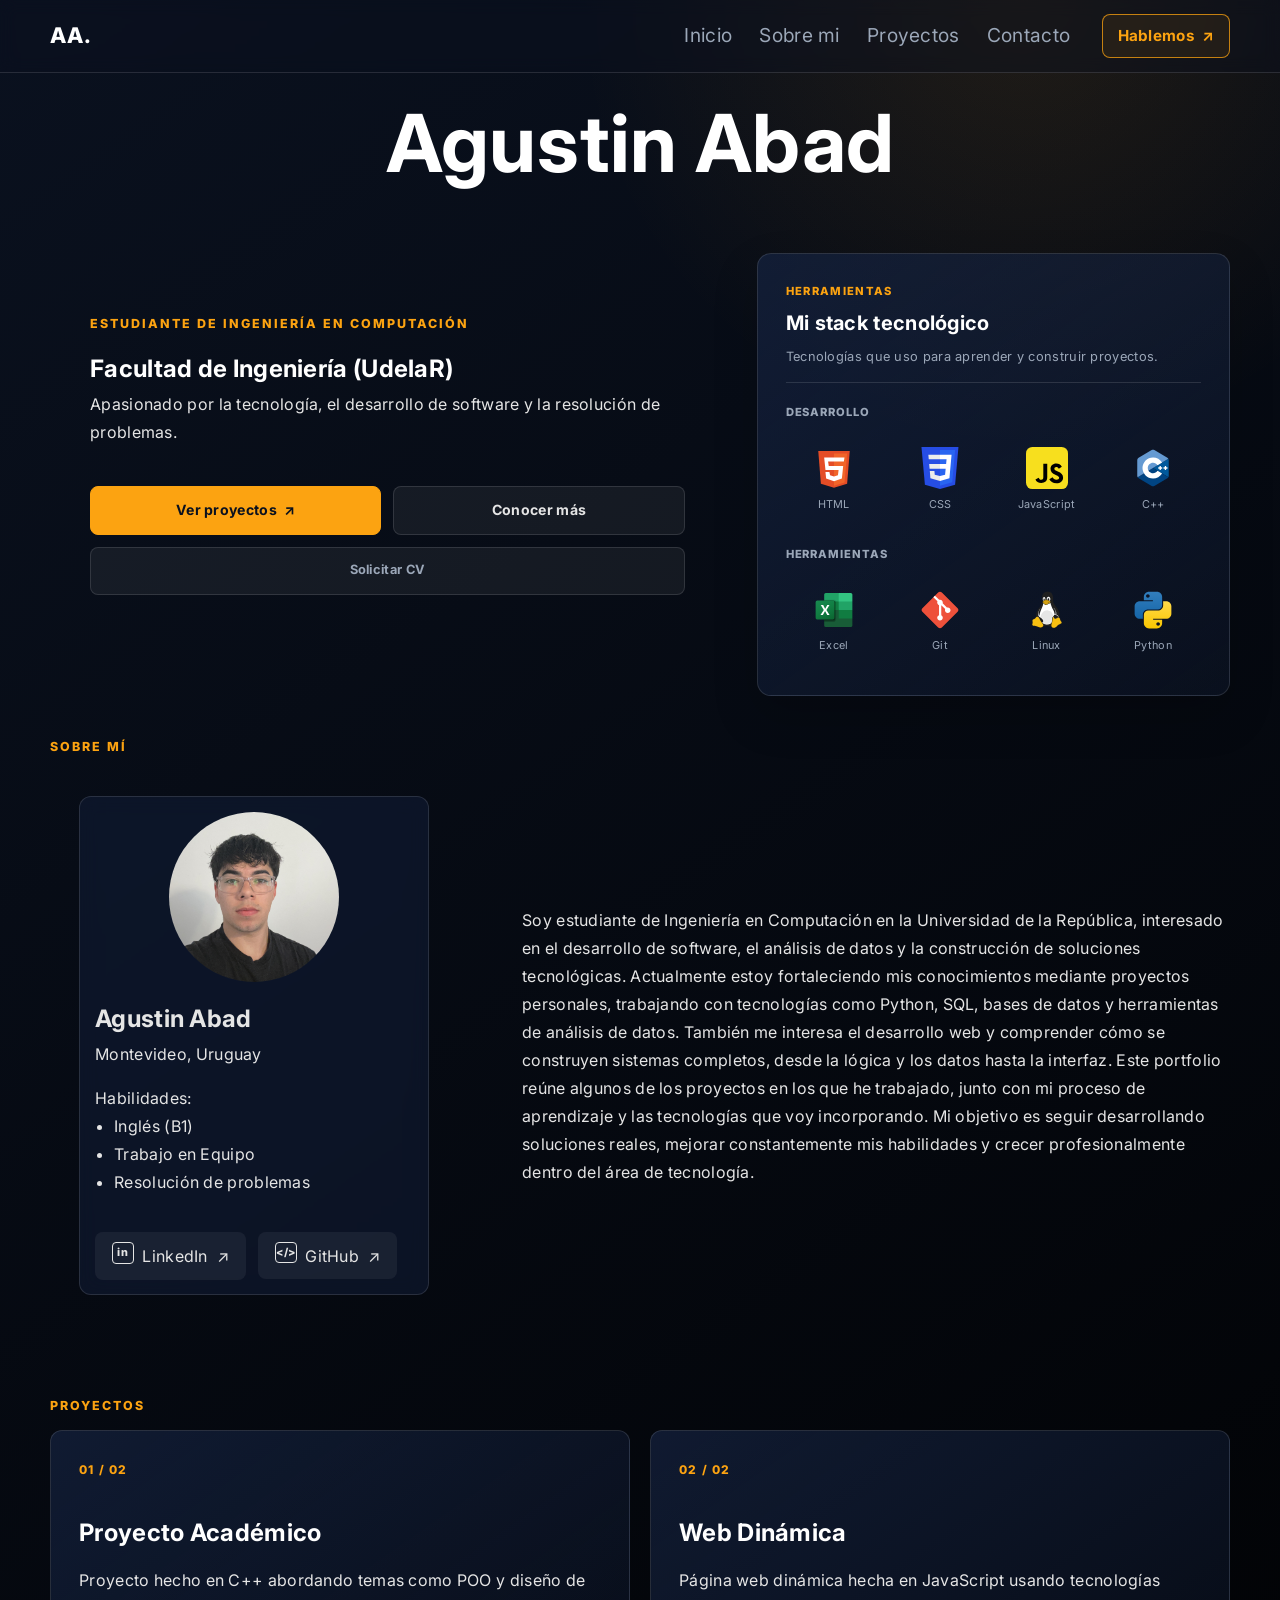
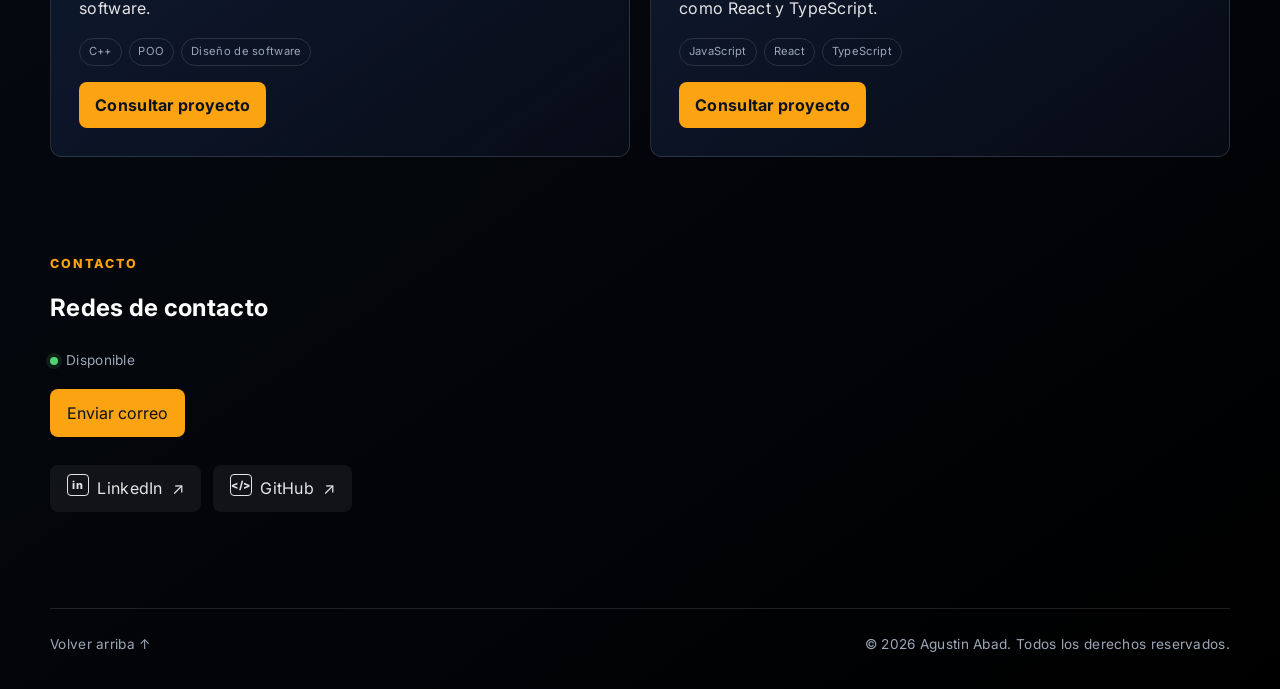
<file: index.html>
<!DOCTYPE html>
<html lang="es">
  <head>
    <meta charset="UTF-8" />
    <meta name="viewport" content="width=device-width, initial-scale=1.0" />
    <meta name="description" content="Portfolio de Agustin Abad, estudiante de Ingeniería en Computación interesado en desarrollo de software y datos." />
    <meta name="theme-color" content="#0A111F" />
    <meta property="og:title" content="Agustin Abad | Portfolio" />
    <meta property="og:description" content="Estudiante de Ingeniería en Computación y desarrollador en formación." />
    <meta property="og:type" content="website" />
    <title>Agustin Abad | Ingeniería en Computación</title>
    <link rel="preconnect" href="https://fonts.googleapis.com">
    <link rel="preconnect" href="https://fonts.gstatic.com" crossorigin>
    <link href="https://fonts.googleapis.com/css2?family=Inter:ital,opsz,wght@0,14..32,100..900;1,14..32,100..900&display=swap" rel="stylesheet">
    <link rel="stylesheet" href="style.css" />
  </head>
  <body>
    <div class="noise"></div>
    <header>
      <nav class="nav-props container" aria-label="Navegación principal">
        <div class="nav-name">
          <a id="nombreIni" href="#Inicio" aria-label="Ir al inicio">AA.</a>
        </div>
        <div class="nav-links">
            <a href="#Inicio" aria-current="page">Inicio</a>
            <a href="#SobreMi">Sobre mi</a>
            <a href="#Proyectos" >Proyectos</a>
            <a href="#Contacto" >Contacto</a>
        </div>
        <div class="nav-contact">
            <a href="#Contacto">Hablemos <span aria-hidden="true">↗</span></a>
        </div>
        <details class="mobile-menu">
          <summary aria-label="Abrir menú de navegación">Menú</summary>
          <div class="mobile-menu-links">
            <a href="#Inicio">Inicio</a>
            <a href="#SobreMi">Sobre mi</a>
            <a href="#Proyectos">Proyectos</a>
            <a href="#Contacto">Contacto</a>
          </div>
        </details>
      </nav>
    </header>
    <main>
      <h1 class="titulo">Agustin Abad</h1>
      <section id="Inicio" class="container">
        <div class="presentacion">
          <p class="seccion">Estudiante de Ingeniería en Computación</p>
          <h2>Facultad de Ingeniería (UdelaR)</h2>
          <p>Apasionado por la tecnología, el desarrollo de software y la resolución de problemas.</p>
          <div class="redes">
            <a class="hero-cta hero-cta-primary" href="#Proyectos">Ver proyectos <span aria-hidden="true">↗</span></a>
            <a class="hero-cta hero-cta-secondary" href="#SobreMi">Conocer más</a>
            <a class="hero-cta hero-cta-tertiary" href="mailto:agus03abad@gmail.com?subject=Solicitud%20de%20CV">Solicitar CV</a>
          </div>
        </div>
        <div class="box-tec">
          <div class="tech-heading">
            <p class="tech-kicker">Herramientas</p>
            <h2>Mi stack tecnológico</h2>
            <p class="tech-description">Tecnologías que uso para aprender y construir proyectos.</p>
          </div>
          <div class="tech-groups">
            <div class="tecnologies">
              <p class="tech-group-title">Desarrollo</p>
              <div class="tech-item">
                <img src="Media/html.svg" alt="HTML" class="icon" />
                <span>HTML</span>
              </div>
              <div class="tech-item">
                <img src="Media/css.svg" alt="CSS" class="icon" />
                <span>CSS</span>
              </div>
              <div class="tech-item">
                <img src="Media/js.svg" alt="JavaScript" class="icon" />
                <span>JavaScript</span>
              </div>
              <div class="tech-item">
                <img src="Media/cpp.svg" alt="C++" class="icon" />
                <span>C++</span>
              </div>
            </div>
            <div class="tecnologies">
              <p class="tech-group-title">Herramientas</p>
              <div class="tech-item">
                <img src="Media/excel.svg" alt="Excel" class="icon" />
                <span>Excel</span>
              </div>
              <div class="tech-item">
                <img src="Media/git.svg" alt="Git" class="icon" />
                <span>Git</span>
              </div>
              <div class="tech-item">
                <img src="Media/linux.svg" alt="Linux" class="icon" />
                <span>Linux</span>
              </div>
              <div class="tech-item">
                <img src="Media/python.svg" alt="Python" class="icon" />
                <span>Python</span>
              </div>
            </div>
          </div>
        </div>
      </section>
      <section id="SobreMi" class="About container">
        <p class="seccion about-heading">Sobre mí</p>
        <div class="caja card">
          <div class="cont-img">
            <img src="Media/agu.jpeg" alt="Agustin Abad" class="img" loading="lazy" />
          </div>
          <div class="description">
            <h2>Agustin Abad</h2>
            <p>Montevideo, Uruguay</p>
            <p>Habilidades:</p>
            <ul>
              <li>Inglés (B1)</li>
              <li>Trabajo en Equipo</li>
              <li>Resolución de problemas</li>
            </ul>
            <div class="social-links profile-socials" aria-label="Perfiles profesionales">
              <a class="btn-correo social-link" href="https://www.linkedin.com/in/agustin-abad/" target="_blank" rel="noopener noreferrer">
                <span class="social-mark" aria-hidden="true">in</span>
                LinkedIn
                <span aria-hidden="true">↗</span>
              </a>
              <a class="btn-correo social-link" href="https://github.com/AgustinAbad" target="_blank" rel="noopener noreferrer">
                <span class="social-mark" aria-hidden="true">&lt;/&gt;</span>
                GitHub
                <span aria-hidden="true">↗</span>
              </a>
            </div>
          </div>
        </div>
        <div class="description">
          <p>Soy estudiante de Ingeniería en Computación en la Universidad de la República, interesado en el desarrollo de software, el análisis de datos y la construcción de soluciones tecnológicas.

Actualmente estoy fortaleciendo mis conocimientos mediante proyectos personales, trabajando con tecnologías como Python, SQL, bases de datos y herramientas de análisis de datos. También me interesa el desarrollo web y comprender cómo se construyen sistemas completos, desde la lógica y los datos hasta la interfaz.

Este portfolio reúne algunos de los proyectos en los que he trabajado, junto con mi proceso de aprendizaje y las tecnologías que voy incorporando. Mi objetivo es seguir desarrollando soluciones reales, mejorar constantemente mis habilidades y crecer profesionalmente dentro del área de tecnología.</p>
        </div>
      </section>
      <section id="Proyectos" class="container">
        <p class="seccion">Proyectos</p>
        <div class="projects-grid">
          <article class="div-project">
            <p class="project-number">01 / 02</p>
            <h2>Proyecto Académico</h2>
            <p>Proyecto hecho en C++ abordando temas como POO y diseño de software.</p>
            <div class="project-tags" aria-label="Tecnologías del proyecto">
              <span>C++</span>
              <span>POO</span>
              <span>Diseño de software</span>
            </div>
            <a class="project-link" href="#Contacto">Consultar proyecto</a>
          </article>
          <article class="div-project">
            <p class="project-number">02 / 02</p>
            <h2>Web Dinámica</h2>
            <p>Página web dinámica hecha en JavaScript usando tecnologías como React y TypeScript.</p>
            <div class="project-tags" aria-label="Tecnologías del proyecto">
              <span>JavaScript</span>
              <span>React</span>
              <span>TypeScript</span>
            </div>
            <a class="project-link" href="#Contacto">Consultar proyecto</a>
          </article>
        </div>
      </section>
      <section id="Contacto" class="contact-section container">
        <p class="seccion">Contacto</p>
        <h1>Redes de contacto</h1>
        <p class="availability"><span aria-hidden="true"></span>Disponible</p>
        <button id="abrirModal" class="btn-correo" type="button">Enviar correo</button>
        <div class="social-links" aria-label="Redes profesionales">
          <a class="btn-correo social-link" href="https://www.linkedin.com/in/agustin-abad/" target="_blank" rel="noopener noreferrer">
            <span class="social-mark" aria-hidden="true">in</span>
            LinkedIn
            <span aria-hidden="true">↗</span>
          </a>
          <a class="btn-correo social-link" href="https://github.com/AgustinAbad" target="_blank" rel="noopener noreferrer">
            <span class="social-mark" aria-hidden="true">&lt;/&gt;</span>
            GitHub
            <span aria-hidden="true">↗</span>
          </a>
        </div>
        <div id="modalCorreo" class="modal" role="dialog" aria-modal="true" aria-labelledby="modalTitulo" aria-hidden="true">
          <div class="modal-contenido">
            <button class="cerrar" type="button" aria-label="Cerrar ventana">&times;</button>
            <p class="modal-kicker">Contacto</p>
            <h2 id="modalTitulo">Hablemos de tu proyecto</h2>
            <p class="modal-description">Completá tus datos y se abrirá tu cliente de correo con el mensaje preparado.</p>
            <form id="formularioContacto">
              <label for="nombreContacto">Nombre</label>
              <input id="nombreContacto" name="nombre" type="text" placeholder="Tu nombre" autocomplete="name" required>
              <label for="correoContacto">Correo</label>
              <input id="correoContacto" name="correo" type="email" placeholder="tu@email.com" autocomplete="email" required>
              <label for="mensajeContacto">Mensaje</label>
              <textarea id="mensajeContacto" name="mensaje" placeholder="¿En qué podemos trabajar?" rows="4" required></textarea>
              <button class="btn-correo modal-submit" type="submit">Preparar correo</button>
            </form>
          </div>
        </div>
      </section>
    </main>
    <footer>
      <div class="footer-connect">
        <a class="back-top" href="#Inicio">Volver arriba ↑</a>
      </div>
      <p>© 2026 Agustin Abad. Todos los derechos reservados.</p>
    </footer>
  <script src="script.js"></script>
  </body>
</html>
</file>
<file: style.css>
:root {
  --bg: #0A111F;
  --bg2: #000000;
  --primary-text: #FFFFFF;
  --secondary-text: #E5E5E5;
  --muted-text: #9BA7B8;
  --accent: #FCA311;
  --surface: rgba(20, 33, 61, 0.48);
  --line: rgba(255, 255, 255, 0.12);
}

* {
  box-sizing: border-box;
  font-family: 'Inter', -apple-system;
  margin: 0;
}

html {
  scroll-behavior: smooth;
}

section[id] {
  scroll-margin-top: 92px;
}

body {
  min-width: 320px;
  background: radial-gradient(circle at 80% 0%, rgba(252, 163, 17, 0.1), transparent 28rem), linear-gradient(145deg, var(--bg) 0%, var(--bg2) 100%);
  color: var(--primary-text); 
  line-height: 1.75;
  letter-spacing: 0.3px;
}

.noise {
  position:fixed;
  inset: 0;
  z-index: -10;
  opacity: 0.12;
  background-image: radial-gradient(rgba(255,255,255,0.6) 0.7px, transparent 0.7px);
  background-size: 12px 12px;
}

.container {
  width: min(1180px, (100% - 2rem));
  margin: 0 auto;
}

a {
  color: inherit;
  text-decoration: none;
}

p {
  color: var(--secondary-text);
}

h1,
h2,
p {
  overflow-wrap: break-word;
}

header {
  position: sticky;
  top: 0;
  z-index: 100;
  background-color: rgba(10, 17, 31, 0.4);
  backdrop-filter: blur(8px);
  border-bottom: 1px solid var(--line);
}

.nav-props {
  display: flex;
  align-items: center;
  justify-content: space-between;
  min-height: 72px;
  gap: 2rem;

}

.nav-name {
  display: flex;
  align-items: center;
  justify-content: center;
}

.nav-name a {
  color: var(--primary-text);
  font-size: 1.35rem;
  font-weight: 800;
  letter-spacing: 0.05em;
}

.nav-links {
  display: flex;
  align-items: center;
  gap: 1.7rem;
  margin-left: auto;
}

.nav-links a {
  font-size: 1.2rem;
  color: var(--muted-text);
  transition: color 0.2s ease;
}

.nav-links a:hover,
.nav-links a:focus-visible,
.nav-name a:focus-visible,
.nav-contact a:focus-visible {
  color: var(--accent);
}

.nav-contact {
  display: flex;
  align-items: center;
  border: 1px solid rgba(252, 163, 17, 0.75);
  background-color: rgba(252, 163, 17, 0.08);
  border-radius: 8px;
  padding: 0.5rem 0.9rem;
  transition: background-color 0.2s ease, transform 0.2s ease;
}

.nav-contact a {
  color: var(--accent);
  font-size: 0.95rem;
  font-weight: 700;
}

.nav-contact:hover {
  background-color: rgba(252, 163, 17, 0.18);
  transform: translateY(-2px);
}

.nav-contact span {
  display: inline-block;
  margin-left: 0.25rem;
  transition: transform 0.2s ease;
}

.nav-contact:hover span {
  transform: translate(2px, -2px);
}

.mobile-menu {
  display: none;
}

#Inicio {
  margin: 40px auto;
  display: flex;
  gap: 2rem;
}

.presentacion {
  margin: 60px 40px auto;
}

.seccion {
  margin-bottom: 0.8rem;
  color: var(--accent);
  font-size: 0.78rem;
  font-weight: 800;
  letter-spacing: 0.16em;
  text-transform: uppercase;
}

.titulo {
 display: flex;
 font-size: 5rem;
 justify-content: center;
 align-items: center;
 width: auto;
 transition: all 0.3s ease;
}

.titulo:hover {
  color: var(--accent);
}

.redes{
  display: grid;
  grid-template-columns: repeat(2, 1fr);
  gap: 0.75rem;
  margin: 2.5rem 0;
}

.hero-cta {
  display: flex;
  min-height: 48px;
  justify-content: center;
  align-items: center;
  gap: 0.45rem;
  border-radius: 8px;
  padding: 0.7rem 1rem;
  font-size: 0.88rem;
  font-weight: 700;
  transition: background-color 0.2s ease, border-color 0.2s ease, color 0.2s ease, transform 0.2s ease;
}

.hero-cta:hover {
  transform: translateY(-2px);
}

.hero-cta-primary {
  color: var(--bg);
  background: var(--accent);
  border: 1px solid var(--accent);
}

.hero-cta-primary:hover {
  background: #ffb52e;
  border-color: #ffb52e;
  box-shadow: 0 8px 24px rgba(252, 163, 17, 0.25);
}

.hero-cta-secondary,
.hero-cta-tertiary {
  border: 1px solid var(--line);
  background-color: rgba(255, 255, 255, 0.06);
  color: var(--secondary-text);
}

.hero-cta-secondary:hover,
.hero-cta-tertiary:hover {
  background-color: rgba(252, 163, 17, 0.12);
  border-color: rgba(252, 163, 17, 0.7);
  color: var(--primary-text);
}

.Contacto {
  display: inline-flex;
  justify-content: center;
  align-items: center;
  border: 1px solid var(--line);
  background-color: rgba(255, 255, 255, 0.08);
  border-radius: 8px;
  padding: 0.65rem 1rem;
  transition: background-color 0.2s ease, border-color 0.2s ease, transform 0.2s ease;
}

.Contacto:hover {
  background-color: rgba(252, 163, 17, 0.18);
  border-color: rgba(252, 163, 17, 0.7);
  box-shadow: 0 8px 24px rgba(252, 163, 17, 0.25);
  transform: translateY(-2px);
}

a:focus-visible {
  outline: 2px solid var(--accent);
  outline-offset: 4px;
}

.hero-cta-tertiary {
  grid-column: span 2 / span 2;
  color: var(--muted-text);
  font-size: 0.8rem;
}

.project-link {
  display: inline-flex;
  margin-top: 1rem;
  padding: 0.55rem 1rem;
  color: var(--bg);
  background: var(--accent);
  border-radius: 8px;
  font-weight: 700;
}


.icon {
  width: 60px;
  height: 60px;
}

.box-tec {
  width: min(100%, 520px);
  margin-left: auto;
  padding: 1.75rem;
  background: linear-gradient(145deg, rgba(20, 33, 61, 0.78), rgba(20, 33, 61, 0.3));
  border: 1px solid var(--line);
  border-radius: 14px;
  box-shadow: 0 20px 45px rgba(0, 0, 0, 0.18);
}

.tech-heading {
  padding-bottom: 1rem;
  border-bottom: 1px solid var(--line);
}

.tech-kicker,
.tech-group-title {
  color: var(--accent);
  font-size: 0.7rem;
  font-weight: 800;
  letter-spacing: 0.12em;
  text-transform: uppercase;
}

.tech-heading h2 {
  margin-top: 0.3rem;
  font-size: 1.25rem;
}

.tech-description {
  margin-top: 0.35rem;
  color: var(--muted-text);
  font-size: 0.8rem;
  line-height: 1.5;
}

.tech-groups {
  display: grid;
  gap: 1.25rem;
  margin-top: 1.25rem;
}

.tecnologies {
  display: grid;
  grid-template-columns: repeat(4, minmax(0, 1fr));
  gap: 0.65rem;
}

.tech-group-title {
  grid-column: 1 / -1;
  margin-bottom: 0.15rem;
  color: var(--muted-text);
  letter-spacing: 0.08em;
}

.tech-item {
  display: grid;
  justify-items: center;
  gap: 0.35rem;
  padding: 0.65rem 0.2rem;
  border: 1px solid transparent;
  border-radius: 8px;
  color: var(--muted-text);
  font-size: 0.68rem;
  text-align: center;
  transition: background-color 0.2s ease, border-color 0.2s ease, color 0.2s ease;
}

.tech-item .icon {
  width: 42px;
  height: 42px;
  object-fit: contain;
}

.tech-item:hover {
  background: rgba(255, 255, 255, 0.06);
  border-color: var(--line);
  color: var(--primary-text);
}

.About {
  position: relative;
  display: flex;
  gap: 4rem;
  align-items: center;
  padding-top: 2.5rem;
}

.about-heading {
  position: absolute;
  top: 0;
  left: 0;
}

.description{
  width: 60%;
  color: var(--secondary-text);
}

.description p + p {
  margin-top: 1rem;
}

.card {
  margin: 20px auto;
  padding: 15px;
  background: var(--surface);
  border: 1px solid var(--line);
  backdrop-filter: blur(10px);
  border-radius: 12px;
  width: 350px;
  flex: 0 0 350px;
}

.card .description {
  width: 100%;
}

.card h2 {
  margin-top: 1rem;
}

.card ul {
  padding-left: 1.2rem;
  color: var(--secondary-text);
}


.img {
  display: block;
  width: 170px;
  height: 170px;
  margin: 0 auto;
  object-fit: cover;
  object-position: center;
  border-radius: 75%;
}

#Proyectos {
  padding-top: 5rem;
}

.projects-grid {
  display: grid;
  grid-template-columns: repeat(2, minmax(0, 1fr));
  gap: 1.25rem;
}

.div-project {
  min-height: 270px;
  display: flex;
  flex-direction: column;
  align-items: flex-start;
  padding: 1.75rem;
  background: linear-gradient(145deg, rgba(20, 33, 61, 0.75), rgba(20, 33, 61, 0.25));
  border: 1px solid var(--line);
  border-radius: 12px;
  transition: border-color 0.2s ease, transform 0.2s ease;
}

.div-project:hover {
  border-color: rgba(252, 163, 17, 0.6);
  transform: translateY(-4px);
}

.div-project h2 {
  margin-bottom: 0.75rem;
}

.div-project .project-link {
  margin-top: auto;
}

.project-tags {
  display: flex;
  flex-wrap: wrap;
  gap: 0.45rem;
  margin: 1rem 0;
}

.project-tags span {
  padding: 0.2rem 0.55rem;
  border: 1px solid var(--line);
  border-radius: 999px;
  color: var(--muted-text);
  font-size: 0.7rem;
}

.project-number {
  margin-bottom: 2rem;
  color: var(--accent);
  font-size: 0.75rem;
  font-weight: 800;
  letter-spacing: 0.1em;
}

.contact-section {
  padding: 6rem 0;
}

.contact-section h1 {
  margin: 0.5rem 0 1rem;
}

.contact-section .Contacto {
  display: inline-flex;
  margin-top: 1.5rem;
}

.availability {
  display: flex;
  align-items: center;
  gap: 0.5rem;
  margin-top: 1.25rem;
  color: var(--muted-text);
  font-size: 0.85rem;
}

.availability span {
  width: 8px;
  height: 8px;
  border-radius: 50%;
  background: #52D273;
  box-shadow: 0 0 0 4px rgba(82, 210, 115, 0.12);
}

footer {
  display: flex;
  justify-content: space-between;
  align-items: center;
  gap: 1rem;
  width: min(1180px, calc(100% - 2rem));
  margin: 0 auto;
  padding: 1.5rem 0 2rem;
  border-top: 1px solid var(--line);
}

footer p {
  color: var(--muted-text);
  font-size: 0.85rem;
}

.footer-connect {
  display: flex;
  align-items: center;
  gap: 1rem;
}

.back-top {
  color: var(--muted-text);
  font-size: 0.85rem;
}

.back-top:hover,
.back-top:focus-visible {
  color: var(--accent);
}

@media (max-width: 700px) {
  section[id] {
    scroll-margin-top: 82px;
  }

  .nav-props {
    min-height: 68px;
    gap: 1rem;
  }

  .nav-links,
  .nav-contact {
    display: none;
  }

  .mobile-menu {
    position: relative;
    display: block;
  }

  .mobile-menu summary {
    list-style: none;
    cursor: pointer;
    padding: 0.45rem 0.75rem;
    border: 1px solid var(--line);
    border-radius: 8px;
    color: var(--primary-text);
    font-size: 0.85rem;
    font-weight: 700;
  }

  .mobile-menu summary::-webkit-details-marker {
    display: none;
  }

  .mobile-menu summary::after {
    content: '+';
    margin-left: 0.5rem;
    color: var(--accent);
    font-size: 1rem;
  }

  .mobile-menu[open] summary::after {
    content: '−';
  }

  .mobile-menu-links {
    position: absolute;
    top: calc(100% + 0.75rem);
    right: 0;
    display: grid;
    min-width: 180px;
    padding: 0.5rem;
    background: #101a2d;
    border: 1px solid var(--line);
    border-radius: 10px;
    box-shadow: 0 16px 35px rgba(0, 0, 0, 0.35);
  }

  .mobile-menu-links a {
    padding: 0.65rem 0.75rem;
    border-radius: 6px;
    color: var(--secondary-text);
    font-size: 0.9rem;
  }

  .mobile-menu-links a:hover,
  .mobile-menu-links a:focus-visible {
    background: rgba(252, 163, 17, 0.12);
    color: var(--accent);
  }

  .titulo {
    padding: 1rem 0;
    font-size: clamp(2.7rem, 13vw, 5rem);
    text-align: center;
  }

  #Inicio,
  .About {
    flex-direction: column;
  }

  .presentacion {
    margin: 2rem 0 0;
  }

  .box-tec,
  .description {
    width: 100%;
  }

  .About {
    gap: 1.5rem;
    padding-top: 2.5rem;
  }

  .box-tec {
    margin-left: 0;
    height: auto;
  }

  .tecnologies {
    justify-content: center;
    gap: 0.8rem;
  }

  .icon {
    width: 48px;
    height: 48px;
  }

  .redes {
    gap: 0.8rem;
    margin: 2rem 0;
  }

  .card {
    width: 100%;
    flex-basis: auto;
  }

  .projects-grid {
    grid-template-columns: 1fr;
  }

  footer {
    align-items: flex-start;
    flex-direction: column;
  }

  .footer-connect {
    align-items: flex-start;
    flex-direction: column;
  }

  .contact-section {
    padding: 4rem 0;
  }
}


.modal {
  display: grid;
  place-items: center;
  visibility: hidden;
  opacity: 0;
  position: fixed;
  z-index: 1000;
  inset: 0;
  padding: 1rem;
  background: rgba(0, 0, 0, 0.72);
  backdrop-filter: blur(6px);
  transition: opacity 0.2s ease, visibility 0.2s ease;
}

.modal.is-open {
  visibility: visible;
  opacity: 1;
}

body.modal-abierto {
  overflow: hidden;
}

.modal-contenido {
  position: relative;
  width: min(100%, 520px);
  max-height: min(90vh, 680px);
  overflow-y: auto;
  padding: 2rem;
  background: #101a2d;
  border: 1px solid var(--line);
  border-radius: 14px;
  box-shadow: 0 24px 70px rgba(0, 0, 0, 0.5);
  transform: translateY(12px) scale(0.98);
  transition: transform 0.2s ease;
}

.modal.is-open .modal-contenido {
  transform: translateY(0) scale(1);
}

.cerrar {
  position: absolute;
  top: 1rem;
  right: 1rem;
  display: grid;
  width: 2rem;
  height: 2rem;
  place-items: center;
  padding: 0;
  border: 1px solid var(--line);
  border-radius: 50%;
  background: transparent;
  color: var(--muted-text);
  font-size: 1.5rem;
  line-height: 1;
  cursor: pointer;
}

.cerrar:hover,
.cerrar:focus-visible {
  border-color: var(--accent);
  color: var(--accent);
}

.btn-correo {
  display: inline-flex;
  margin-top: 1rem;
  padding: 0.55rem 1rem;
  color: var(--bg);
  background: var(--accent);
  border-radius: 8px;
  font-weight: 700;
  border: 1px solid transparent;
  cursor: pointer;
  font: inherit;
}

.social-links {
  display: flex;
  flex-wrap: wrap;
  gap: 0.75rem;
  margin-top: 0.75rem;
}

.profile-socials {
  margin-top: 1.25rem;
}

.social-link {
  gap: 0.55rem;
  color: var(--secondary-text);
  background: rgba(255, 255, 255, 0.06);
}

.social-link:hover,
.social-link:focus-visible {
  color: var(--primary-text);
}

.social-mark {
  display: inline-grid;
  min-width: 1.35rem;
  height: 1.35rem;
  place-items: center;
  border: 1px solid currentColor;
  border-radius: 4px;
  font-size: 0.68rem;
  font-weight: 800;
  line-height: 1;
}

.modal-kicker {
  margin-bottom: 0.4rem;
  color: var(--accent);
  font-size: 0.75rem;
  font-weight: 800;
  letter-spacing: 0.14em;
  text-transform: uppercase;
}

.modal-contenido h2 {
  padding-right: 2rem;
}

.modal-description {
  margin: 0.5rem 0 1.5rem;
  color: var(--muted-text);
  font-size: 0.9rem;
  line-height: 1.5;
}

#formularioContacto {
  display: grid;
  gap: 0.5rem;
}

#formularioContacto label {
  margin-top: 0.45rem;
  color: var(--secondary-text);
  font-size: 0.82rem;
  font-weight: 700;
}

#formularioContacto input,
#formularioContacto textarea {
  width: 100%;
  padding: 0.75rem 0.85rem;
  border: 1px solid var(--line);
  border-radius: 8px;
  outline: none;
  background: rgba(255, 255, 255, 0.06);
  color: var(--primary-text);
  font: inherit;
  resize: vertical;
}

#formularioContacto input:focus,
#formularioContacto textarea:focus {
  border-color: var(--accent);
  box-shadow: 0 0 0 3px rgba(252, 163, 17, 0.14);
}

#formularioContacto input::placeholder,
#formularioContacto textarea::placeholder {
  color: var(--muted-text);
}

.modal-submit {
  justify-self: start;
  margin-top: 1rem;
}
</file>
